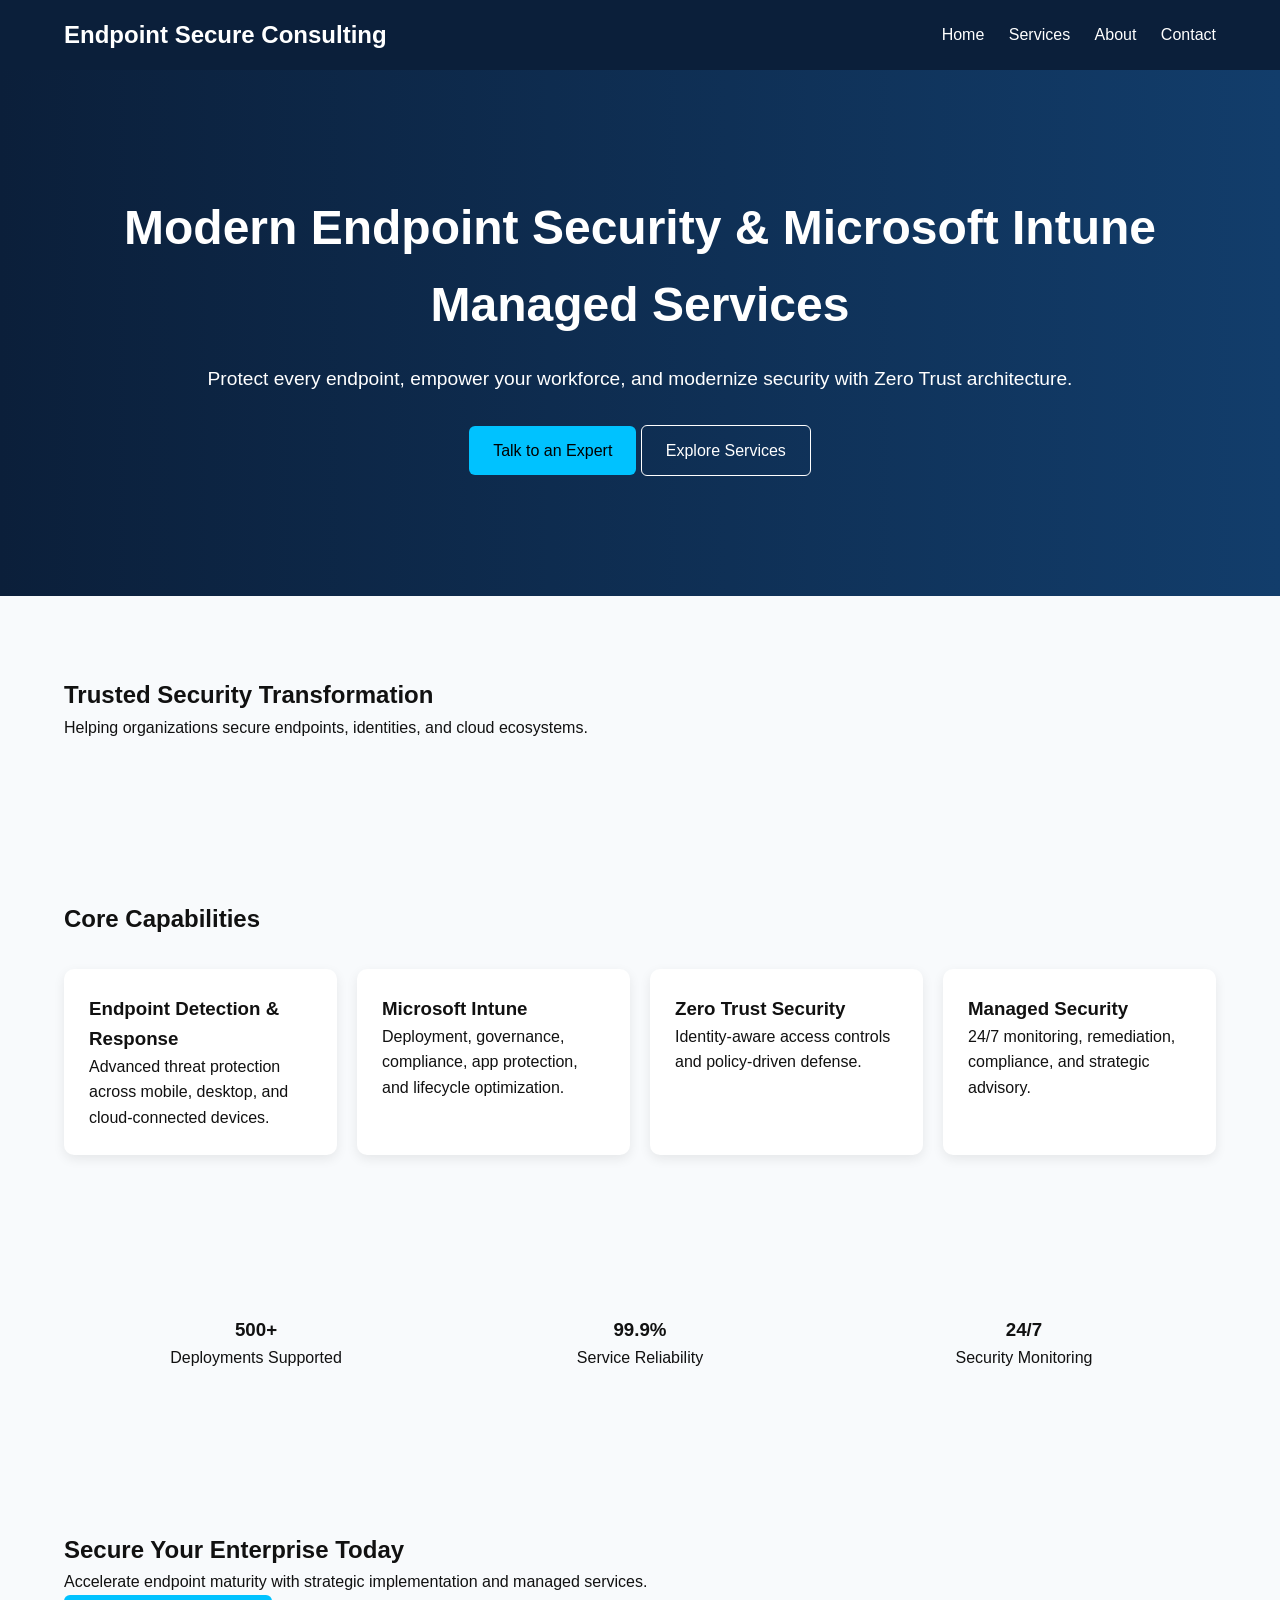
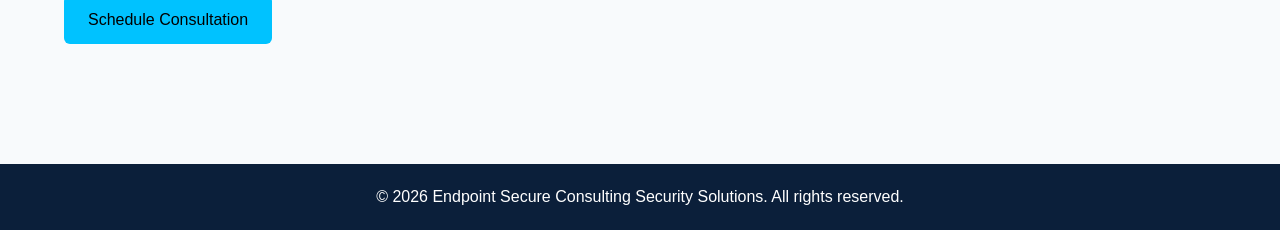
<file: index.html>
<!DOCTYPE html>
<html lang="en">
<head>
  <meta charset="UTF-8" />
  <meta name="viewport" content="width=device-width, initial-scale=1.0" />
  <title>Endpoint Secure Consulting</title>
  <meta name="description" content="Enterprise-grade endpoint security, Microsoft Intune consulting, Zero Trust, and managed services." />
  <link rel="stylesheet" href="styles.css" />
</head>
<body>
  <header class="navbar">
    <div class="container nav-wrapper">
      <div class="logo">Endpoint Secure Consulting</div>
      <nav id="nav-menu">
        <a href="index.html">Home</a>
        <a href="services.html">Services</a>
        <a href="about.html">About</a>
        <a href="contact.html">Contact</a>
      </nav>
      <button class="menu-toggle" id="menu-toggle">☰</button>
    </div>
  </header>

  <section class="hero">
    <div class="container">
      <h1>Modern Endpoint Security & Microsoft Intune Managed Services</h1>
      <p>Protect every endpoint, empower your workforce, and modernize security with Zero Trust architecture.</p>
      <div class="hero-buttons">
        <a href="contact.html" class="btn primary">Talk to an Expert</a>
        <a href="services.html" class="btn secondary">Explore Services</a>
      </div>
    </div>
  </section>

  <section class="trusted">
    <div class="container">
      <h2>Trusted Security Transformation</h2>
      <p>Helping organizations secure endpoints, identities, and cloud ecosystems.</p>
    </div>
  </section>

  <section class="services-preview">
    <div class="container">
      <h2>Core Capabilities</h2>
      <div class="grid">
        <div class="card">
          <h3>Endpoint Detection & Response</h3>
          <p>Advanced threat protection across mobile, desktop, and cloud-connected devices.</p>
        </div>
        <div class="card">
          <h3>Microsoft Intune</h3>
          <p>Deployment, governance, compliance, app protection, and lifecycle optimization.</p>
        </div>
        <div class="card">
          <h3>Zero Trust Security</h3>
          <p>Identity-aware access controls and policy-driven defense.</p>
        </div>
        <div class="card">
          <h3>Managed Security</h3>
          <p>24/7 monitoring, remediation, compliance, and strategic advisory.</p>
        </div>
      </div>
    </div>
  </section>

  <section class="stats">
    <div class="container stats-grid">
      <div><h3>500+</h3><p>Deployments Supported</p></div>
      <div><h3>99.9%</h3><p>Service Reliability</p></div>
      <div><h3>24/7</h3><p>Security Monitoring</p></div>
    </div>
  </section>

  <section class="cta">
    <div class="container">
      <h2>Secure Your Enterprise Today</h2>
      <p>Accelerate endpoint maturity with strategic implementation and managed services.</p>
      <a href="contact.html" class="btn primary">Schedule Consultation</a>
    </div>
  </section>

  <footer>
    <div class="container">
      <p>© 2026 Endpoint Secure Consulting Security Solutions. All rights reserved.</p>
    </div>
  </footer>

  <script src="script.js"></script>
  <!-- PLACE THIS RIGHT BEFORE </body> ON EVERY PAGE (index.html, services.html, about.html, contact.html) -->

<script type="text/javascript" async src="https://cdn.reamaze.com/assets/reamaze-godaddy-loader.js"></script>
<script type="text/javascript">
  var _support = _support || { ui: {}, user: {} };

  _support.account = "ba6a9e34-22c9-460c-a706-0b33aeb2ff05";

  /* Core UI */
  _support.ui.contactMode = "default";
  _support.ui.enableKb = "false";
  _support.ui.mailbox = "80064145";

  /* Branding */
  _support.ui.styles = {
    widgetColor: "#0b1f3a"
  };

  /* Widget appearance */
  _support.ui.shoutboxFacesMode = "brand-avatar";

  _support.ui.widget = {
    icon: "webChat",
    slug: "endpoint-secure-consulting",
    position: "bottom-right",
    label: {
      text: "Talk to Endpoint Secure Consulting",
      mode: "notification",
      delay: 8
    }
  };

  /* Custom confirmation */
  _support.ui.overrides = _support.ui.overrides || {};
  _support.ui.overrides.confirmationMessage =
    "Thanks! Your message has been submitted. Our Endpoint Secure Consulting team will respond here or via email shortly.";

  /* Customer auth */
  _support.ui.user = {
    authpath: "/m/api/reamaze/v2/customers/auth?brand=39958707"
  };
</script>
</body>
</html>
</file>
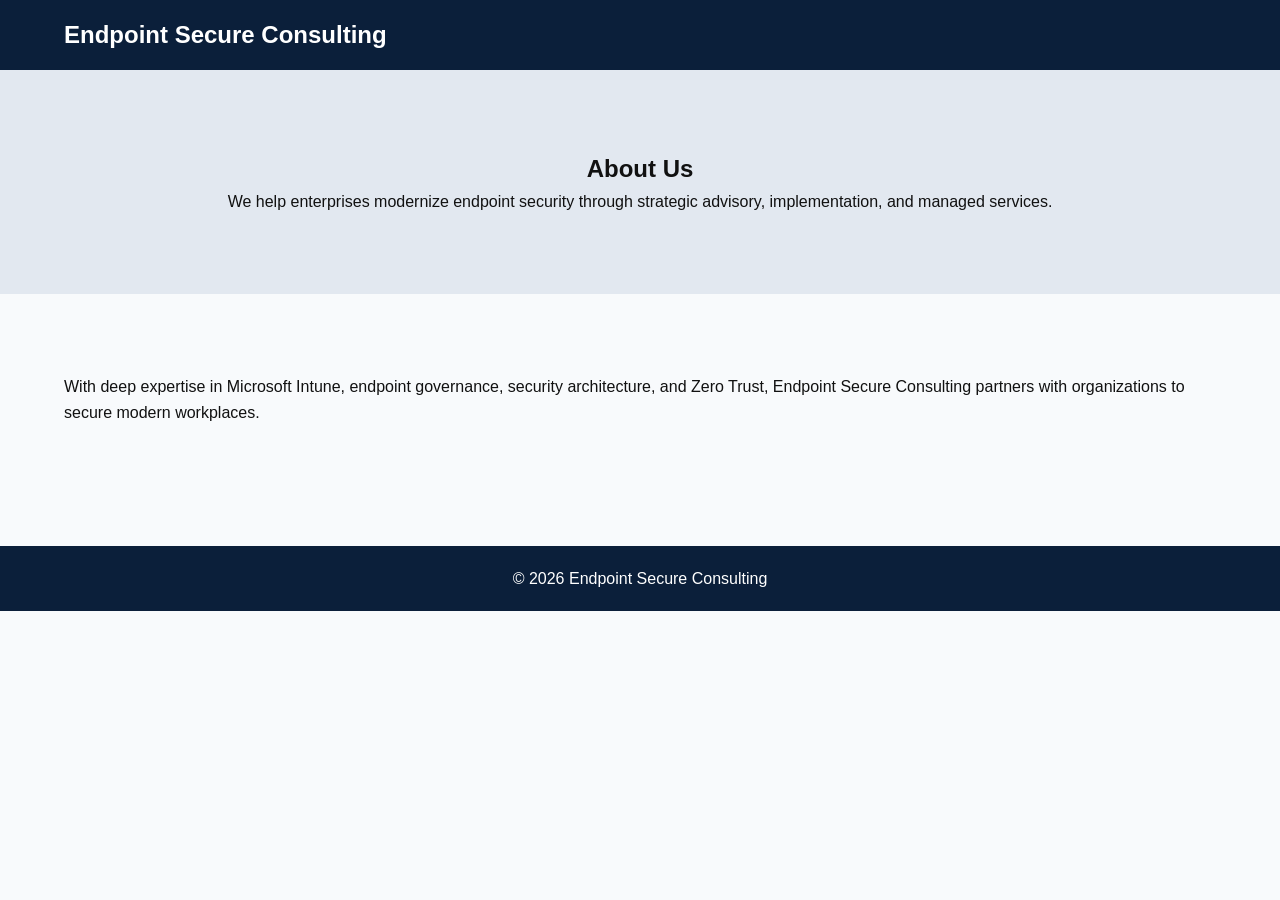
<file: about.html>
<!DOCTYPE html>
<html lang="en">
<head>
  <meta charset="UTF-8">
  <meta name="viewport" content="width=device-width, initial-scale=1.0">
  <title>About | Endpoint Secure Consulting</title>
  <link rel="stylesheet" href="styles.css">
</head>
<body>
<header class="navbar">
  <div class="container nav-wrapper">
    <div class="logo">Endpoint Secure Consulting</div>
  </div>
</header>

<section class="page-header">
  <div class="container">
    <h1>About Us</h1>
    <p>We help enterprises modernize endpoint security through strategic advisory, implementation, and managed services.</p>
  </div>
</section>

<section class="container content-section">
  <p>With deep expertise in Microsoft Intune, endpoint governance, security architecture, and Zero Trust, Endpoint Secure Consulting partners with organizations to secure modern workplaces.</p>
</section>

<footer><div class="container"><p>© 2026 Endpoint Secure Consulting</p></div></footer>
  <!-- PLACE THIS RIGHT BEFORE </body> ON EVERY PAGE (index.html, services.html, about.html, contact.html) -->

<script type="text/javascript" async src="https://cdn.reamaze.com/assets/reamaze-godaddy-loader.js"></script>
<script type="text/javascript">
  var _support = _support || { ui: {}, user: {} };

  _support.account = "ba6a9e34-22c9-460c-a706-0b33aeb2ff05";

  /* Core UI */
  _support.ui.contactMode = "default";
  _support.ui.enableKb = "false";
  _support.ui.mailbox = "80064145";

  /* Branding */
  _support.ui.styles = {
    widgetColor: "#0b1f3a"
  };

  /* Widget appearance */
  _support.ui.shoutboxFacesMode = "brand-avatar";

  _support.ui.widget = {
    icon: "webChat",
    slug: "endpoint-secure-consulting",
    position: "bottom-right",
    label: {
      text: "Talk to Endpoint Secure Consulting",
      mode: "notification",
      delay: 8
    }
  };

  /* Custom confirmation */
  _support.ui.overrides = _support.ui.overrides || {};
  _support.ui.overrides.confirmationMessage =
    "Thanks! Your message has been submitted. Our Endpoint Secure Consulting team will respond here or via email shortly.";

  /* Customer auth */
  _support.ui.user = {
    authpath: "/m/api/reamaze/v2/customers/auth?brand=39958707"
  };
</script>
</body>
</html>
</file>
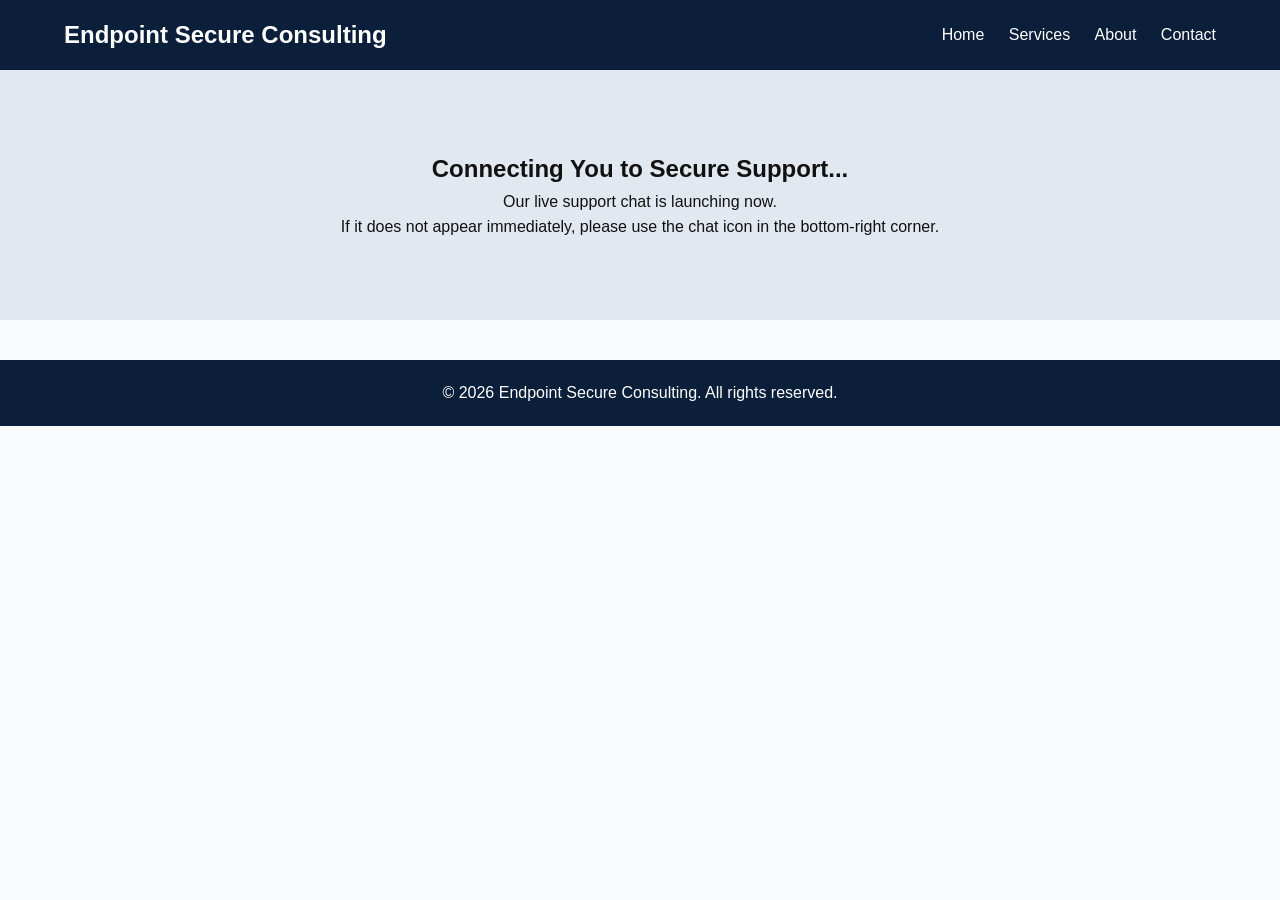
<file: contact.html>
<!DOCTYPE html>
<html lang="en">
<head>
  <meta charset="UTF-8">
  <meta name="viewport" content="width=device-width, initial-scale=1.0">
  <title>Contact | Endpoint Secure Consulting</title>
  <meta name="description" content="Launching secure chat with Endpoint Secure Consulting.">
  <link rel="stylesheet" href="styles.css">

  <!-- Cookie acceptance -->
  <script>
    document.cookie = "cookie_terms_accepted=true; path=/; max-age=31536000";
  </script>

  <!-- GoDaddy / Reamaze -->
  <script async src="https://cdn.reamaze.com/assets/reamaze-godaddy-loader.js"></script>

  <script>
    var _support = _support || { ui: {}, user: {} };

    _support.account = "ba6a9e34-22c9-460c-a706-0b33aeb2ff05";

    _support.ui.contactMode = "default";
    _support.ui.enableKb = "false";
    _support.ui.mailbox = "80064145";

    _support.ui.styles = {
      widgetColor: "#0b1f3a"
    };

    _support.ui.shoutboxFacesMode = "brand-avatar";

    _support.ui.widget = {
      icon: "webChat",
      slug: "endpoint-secure-consulting",
      position: "bottom-right",
      label: {
        text: "Talk to Endpoint Secure Consulting",
        mode: "notification",
        delay: 0
      }
    };

    function forceOpenChat(retries = 100) {
      /* Official API */
      if (typeof Reamaze !== "undefined") {
        try {
          Reamaze("open");
        } catch (e) {}
      }

      /* Click launcher bubble */
      const launcher =
        document.querySelector(".js-rezai-launcher") ||
        document.querySelector('[aria-label*="chat"]') ||
        document.querySelector('[aria-label*="message"]') ||
        document.querySelector('[class*="reamaze"]');

      if (launcher) {
        launcher.click();

        /* After widget opens, click Send a Message */
        setTimeout(function () {
          const allEls = Array.from(
            document.querySelectorAll("button, a, div, span")
          );

          const sendBtn = allEls.find(el =>
            el.innerText &&
            el.innerText.trim().toLowerCase().includes("send a message")
          );

          if (sendBtn) {
            sendBtn.click();
          }
        }, 1500);

        return;
      }

      /* Retry until widget is available */
      if (retries > 0) {
        setTimeout(function () {
          forceOpenChat(retries - 1);
        }, 300);
      }
    }

    /* Launch automatically */
    window.onload = function () {
      setTimeout(function () {
        forceOpenChat();
      }, 1200);
    };
  </script>
</head>

<body>

<header class="navbar">
  <div class="container nav-wrapper">
    <div class="logo">Endpoint Secure Consulting</div>
    <nav>
      <a href="index.html">Home</a>
      <a href="services.html">Services</a>
      <a href="about.html">About</a>
      <a href="contact.html">Contact</a>
    </nav>
  </div>
</header>

<section class="page-header">
  <div class="container" style="text-align:center;">
    <h1>Connecting You to Secure Support...</h1>
    <p>
      Our live support chat is launching now.
    </p>
    <p>
      If it does not appear immediately, please use the chat icon in the bottom-right corner.
    </p>
  </div>
</section>

<footer>
  <div class="container">
    <p>© 2026 Endpoint Secure Consulting. All rights reserved.</p>
  </div>
</footer>

</body>
</html>
</file>
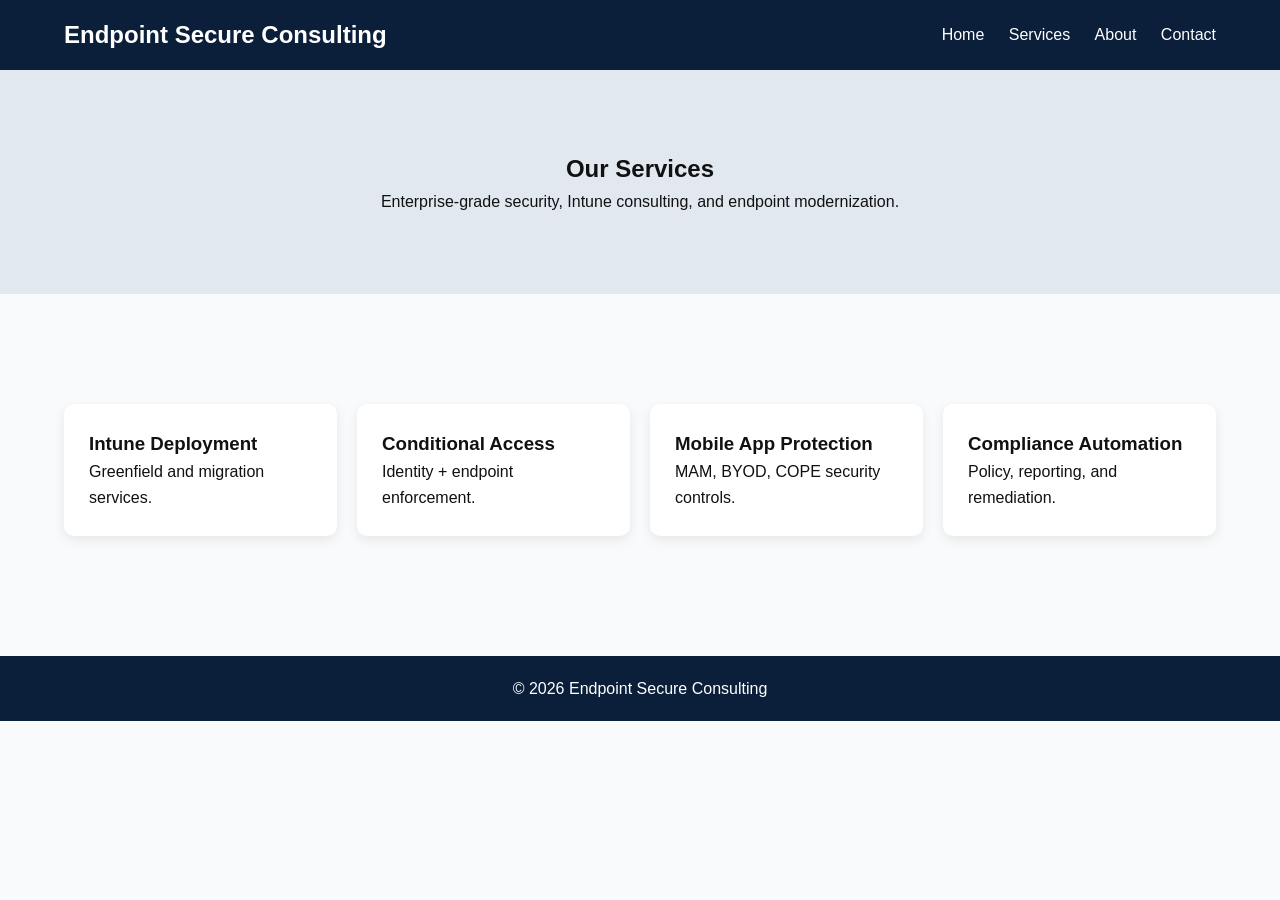
<file: services.html>
<!DOCTYPE html>
<html lang="en">
<head>
  <meta charset="UTF-8">
  <meta name="viewport" content="width=device-width, initial-scale=1.0">
  <title>Services | Endpoint Secure Consulting</title>
  <link rel="stylesheet" href="styles.css">
</head>
<body>
<header class="navbar">
  <div class="container nav-wrapper">
    <div class="logo">Endpoint Secure Consulting</div>
    <nav>
      <a href="index.html">Home</a>
      <a href="services.html">Services</a>
      <a href="about.html">About</a>
      <a href="contact.html">Contact</a>
    </nav>
  </div>
</header>

<section class="page-header">
  <div class="container">
    <h1>Our Services</h1>
    <p>Enterprise-grade security, Intune consulting, and endpoint modernization.</p>
  </div>
</section>

<section class="services-preview">
  <div class="container">
    <div class="grid">
      <div class="card"><h3>Intune Deployment</h3><p>Greenfield and migration services.</p></div>
      <div class="card"><h3>Conditional Access</h3><p>Identity + endpoint enforcement.</p></div>
      <div class="card"><h3>Mobile App Protection</h3><p>MAM, BYOD, COPE security controls.</p></div>
      <div class="card"><h3>Compliance Automation</h3><p>Policy, reporting, and remediation.</p></div>
    </div>
  </div>
</section>

<footer><div class="container"><p>© 2026 Endpoint Secure Consulting</p></div></footer>
  <!-- PLACE THIS RIGHT BEFORE </body> ON EVERY PAGE (index.html, services.html, about.html, contact.html) -->

<script type="text/javascript" async src="https://cdn.reamaze.com/assets/reamaze-godaddy-loader.js"></script>
<script type="text/javascript">
  var _support = _support || { ui: {}, user: {} };

  _support.account = "ba6a9e34-22c9-460c-a706-0b33aeb2ff05";

  /* Core UI */
  _support.ui.contactMode = "default";
  _support.ui.enableKb = "false";
  _support.ui.mailbox = "80064145";

  /* Branding */
  _support.ui.styles = {
    widgetColor: "#0b1f3a"
  };

  /* Widget appearance */
  _support.ui.shoutboxFacesMode = "brand-avatar";

  _support.ui.widget = {
    icon: "webChat",
    slug: "endpoint-secure-consulting",
    position: "bottom-right",
    label: {
      text: "Talk to Endpoint Secure Consulting",
      mode: "notification",
      delay: 8
    }
  };

  /* Custom confirmation */
  _support.ui.overrides = _support.ui.overrides || {};
  _support.ui.overrides.confirmationMessage =
    "Thanks! Your message has been submitted. Our Endpoint Secure Consulting team will respond here or via email shortly.";

  /* Customer auth */
  _support.ui.user = {
    authpath: "/m/api/reamaze/v2/customers/auth?brand=39958707"
  };
</script>
</body>
</html>
</file>
<file: styles.css>
* { margin:0; padding:0; box-sizing:border-box; font-family:Arial,sans-serif; }
body { color:#111; line-height:1.6; background:#f8fafc; }
.container { width:90%; max-width:1200px; margin:auto; }
.navbar { background:#0b1f3a; color:white; padding:1rem 0; position:sticky; top:0; }
.nav-wrapper { display:flex; justify-content:space-between; align-items:center; }
.logo { font-size:1.5rem; font-weight:bold; }
nav a { color:white; margin-left:20px; text-decoration:none; }
.hero { background:linear-gradient(to right,#0b1f3a,#123d6b); color:white; padding:120px 0; text-align:center; }
.hero h1 { font-size:3rem; margin-bottom:20px; }
.hero p { font-size:1.2rem; margin-bottom:30px; }
.btn { padding:12px 24px; border-radius:6px; text-decoration:none; display:inline-block; }
.primary { background:#00c2ff; color:#000; }
.secondary { border:1px solid white; color:white; }
.services-preview, .trusted, .stats, .cta, .content-section { padding:80px 0; }
.grid { display:grid; grid-template-columns:repeat(auto-fit,minmax(250px,1fr)); gap:20px; margin-top:30px; }
.card { background:white; padding:25px; border-radius:10px; box-shadow:0 4px 12px rgba(0,0,0,0.08); }
.stats-grid { display:grid; grid-template-columns:repeat(3,1fr); text-align:center; }
.page-header { background:#e2e8f0; padding:80px 0; text-align:center; }
.contact-form { display:flex; flex-direction:column; gap:15px; max-width:600px; margin:auto; }
.contact-form input, .contact-form textarea { padding:12px; width:100%; }
footer { background:#0b1f3a; color:white; text-align:center; padding:20px 0; margin-top:40px; }
.menu-toggle { display:none; }

@media(max-width:768px){
  nav { display:none; flex-direction:column; }
  nav.active { display:flex; }
  .menu-toggle { display:block; background:none; color:white; border:none; font-size:2rem; }
  .hero h1 { font-size:2rem; }
  .stats-grid { grid-template-columns:1fr; gap:20px; }
}
</file>
